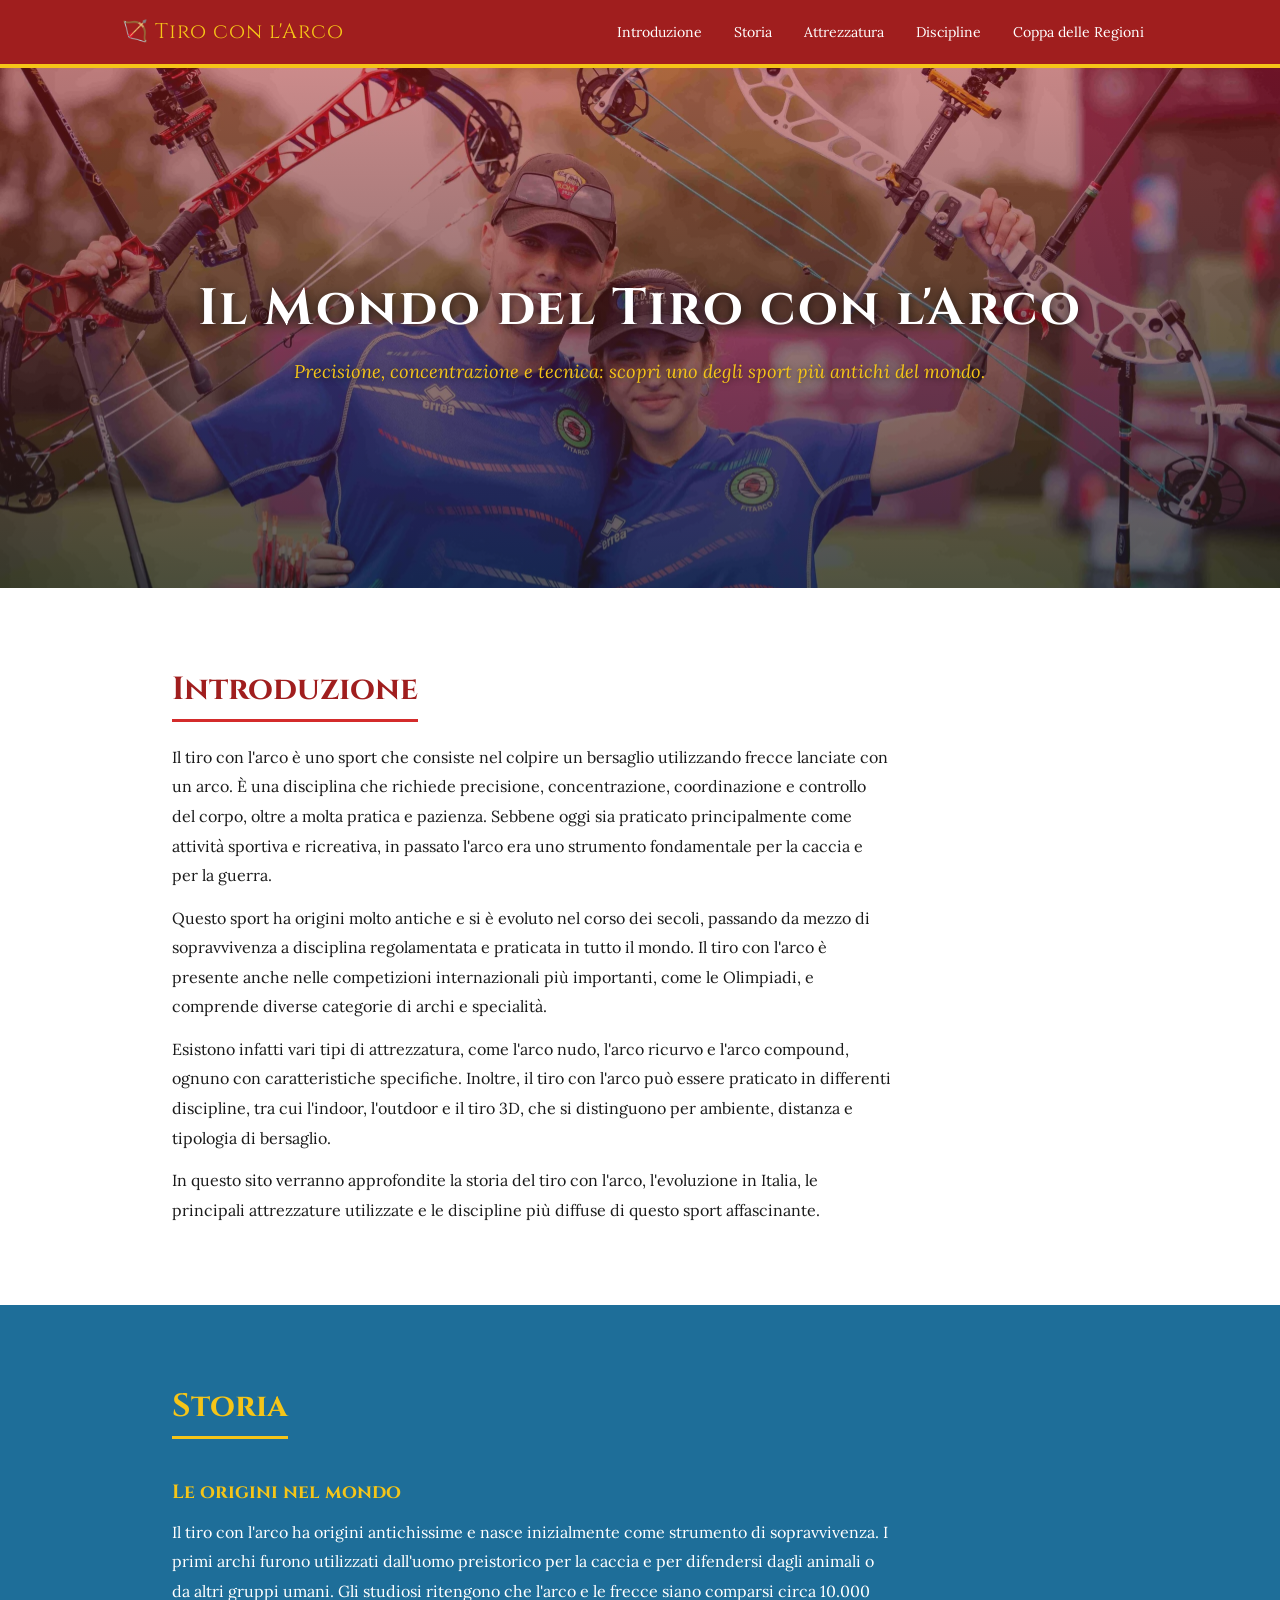
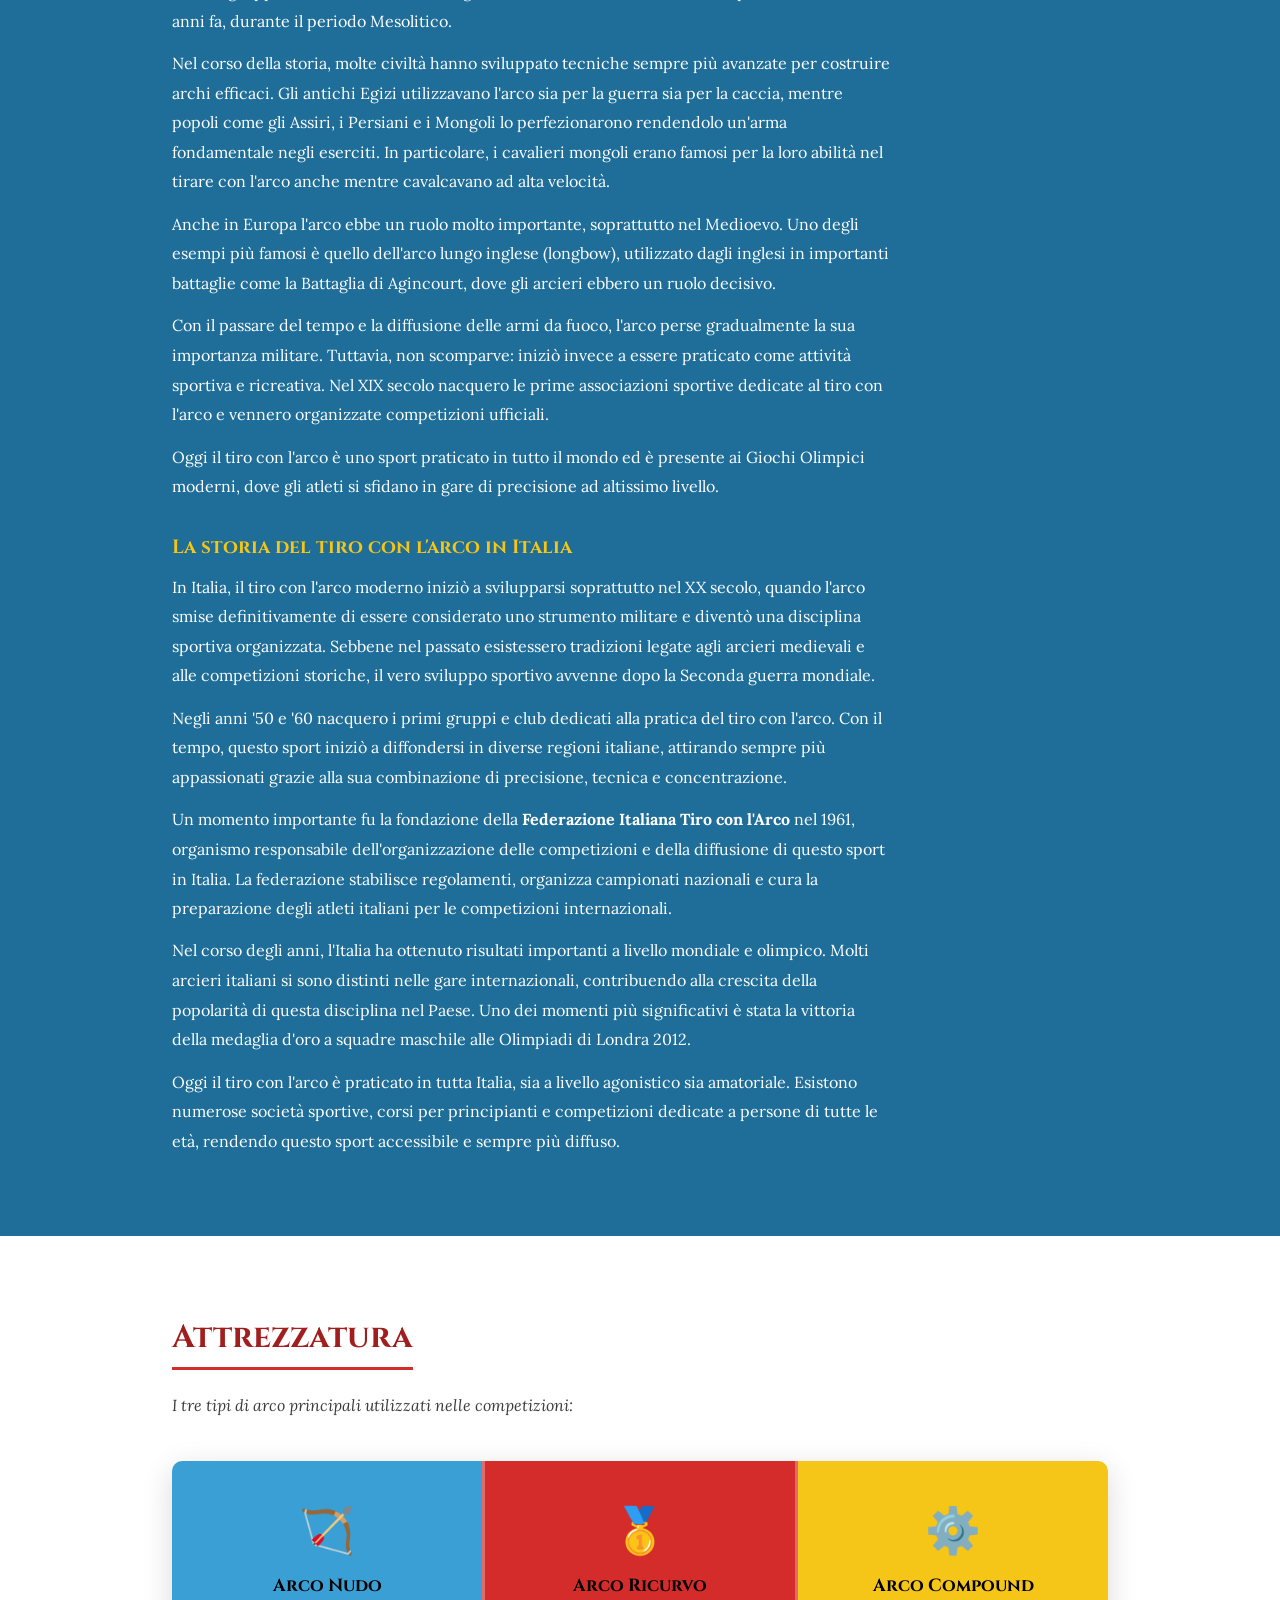
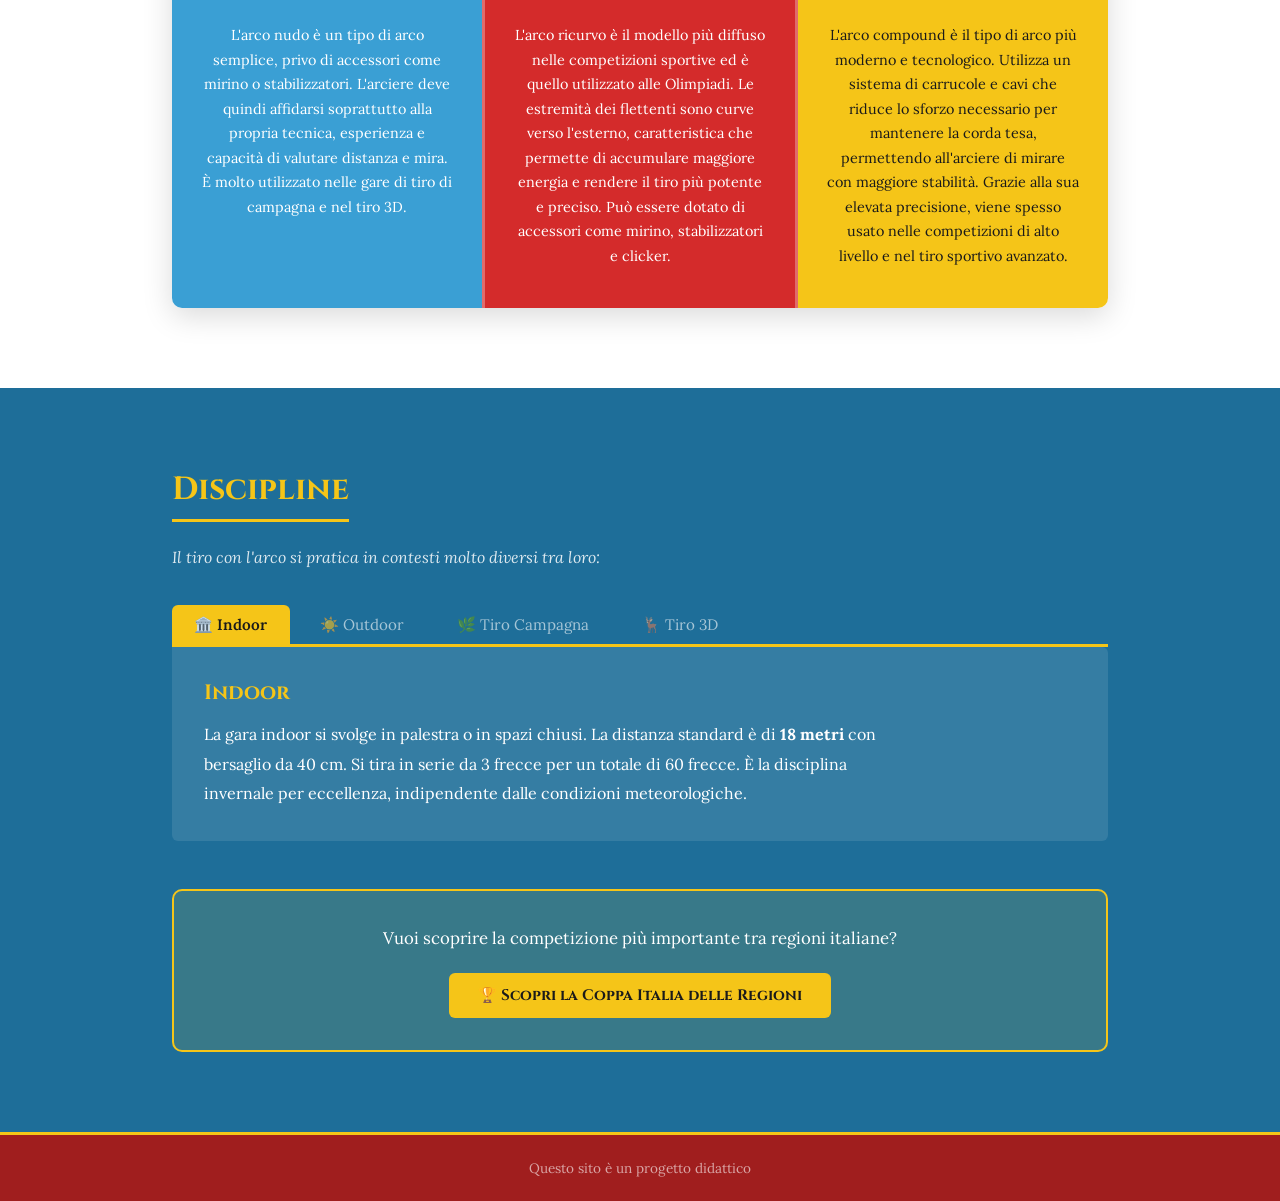
<file: index.html>
<!DOCTYPE html>
<html lang="it">

<head>
    <meta charset="UTF-8">
    <meta name="viewport" content="width=device-width, initial-scale=1.0">
    <title>Tiro con l'Arco</title>
    <link rel="stylesheet" href="style.css">
    <link rel="icon" href="data:image/svg+xml,<svg xmlns='http://www.w3.org/2000/svg' viewBox='0 0 100 100'><text y='.9em' font-size='90'>🏹</text></svg>">
    <link href="https://fonts.googleapis.com/css2?family=Cinzel:wght@700;900&family=Lora:ital,wght@0,400;0,600;1,400&display=swap" rel="stylesheet">
</head>

<body>

    <header>
        <div class="header-inner">
            <div class="logo">🏹 Tiro con l'Arco</div>
            <nav>
                <ul>
                    <li><a href="#intro">Introduzione</a></li>
                    <li><a href="#storia">Storia</a></li>
                    <li><a href="#attrezzatura">Attrezzatura</a></li>
                    <li><a href="#discipline">Discipline</a></li>
                    <li><a href="coppa-italia-regioni.html">Coppa delle Regioni</a></li>
                </ul>
            </nav>
        </div>
    </header>

    <main>

        <!-- HERO con immagine di sfondo -->
        <section id="hero">
            <div class="hero-overlay">
                <h1>Il Mondo del Tiro con l'Arco</h1>
                <p>Precisione, concentrazione e tecnica: scopri uno degli sport più antichi del mondo.</p>
            </div>
        </section>

        <!-- INTRODUZIONE -->
        <section id="intro" class="sezione-chiara">
            <div class="contenuto">
                <h2>Introduzione</h2>
                <p>
                    Il tiro con l'arco è uno sport che consiste nel colpire un bersaglio utilizzando frecce lanciate con un arco. È una disciplina che richiede precisione, concentrazione, coordinazione e controllo del corpo, oltre a molta pratica e pazienza. Sebbene oggi sia praticato principalmente come attività sportiva e ricreativa, in passato l'arco era uno strumento fondamentale per la caccia e per la guerra.
                </p>
                <p>
                    Questo sport ha origini molto antiche e si è evoluto nel corso dei secoli, passando da mezzo di sopravvivenza a disciplina regolamentata e praticata in tutto il mondo. Il tiro con l'arco è presente anche nelle competizioni internazionali più importanti, come le Olimpiadi, e comprende diverse categorie di archi e specialità.
                </p>
                <p>
                    Esistono infatti vari tipi di attrezzatura, come l'arco nudo, l'arco ricurvo e l'arco compound, ognuno con caratteristiche specifiche. Inoltre, il tiro con l'arco può essere praticato in differenti discipline, tra cui l'indoor, l'outdoor e il tiro 3D, che si distinguono per ambiente, distanza e tipologia di bersaglio.
                </p>
                <p>
                    In questo sito verranno approfondite la storia del tiro con l'arco, l'evoluzione in Italia, le principali attrezzature utilizzate e le discipline più diffuse di questo sport affascinante.
                </p>
            </div>
        </section>

        <!-- STORIA -->
        <section id="storia" class="sezione-scura">
            <div class="contenuto">
                <h2>Storia</h2>

                <h3>Le origini nel mondo</h3>
                <p>
                    Il tiro con l'arco ha origini antichissime e nasce inizialmente come strumento di sopravvivenza. I primi archi furono utilizzati dall'uomo preistorico per la caccia e per difendersi dagli animali o da altri gruppi umani. Gli studiosi ritengono che l'arco e le frecce siano comparsi circa 10.000 anni fa, durante il periodo Mesolitico.
                </p>
                <p>
                    Nel corso della storia, molte civiltà hanno sviluppato tecniche sempre più avanzate per costruire archi efficaci. Gli antichi Egizi utilizzavano l'arco sia per la guerra sia per la caccia, mentre popoli come gli Assiri, i Persiani e i Mongoli lo perfezionarono rendendolo un'arma fondamentale negli eserciti. In particolare, i cavalieri mongoli erano famosi per la loro abilità nel tirare con l'arco anche mentre cavalcavano ad alta velocità.
                </p>
                <p>
                    Anche in Europa l'arco ebbe un ruolo molto importante, soprattutto nel Medioevo. Uno degli esempi più famosi è quello dell'arco lungo inglese (longbow), utilizzato dagli inglesi in importanti battaglie come la Battaglia di Agincourt, dove gli arcieri ebbero un ruolo decisivo.
                </p>
                <p>
                    Con il passare del tempo e la diffusione delle armi da fuoco, l'arco perse gradualmente la sua importanza militare. Tuttavia, non scomparve: iniziò invece a essere praticato come attività sportiva e ricreativa. Nel XIX secolo nacquero le prime associazioni sportive dedicate al tiro con l'arco e vennero organizzate competizioni ufficiali.
                </p>
                <p>
                    Oggi il tiro con l'arco è uno sport praticato in tutto il mondo ed è presente ai Giochi Olimpici moderni, dove gli atleti si sfidano in gare di precisione ad altissimo livello.
                </p>

                <h3>La storia del tiro con l'arco in Italia</h3>
                <p>
                    In Italia, il tiro con l'arco moderno iniziò a svilupparsi soprattutto nel XX secolo, quando l'arco smise definitivamente di essere considerato uno strumento militare e diventò una disciplina sportiva organizzata. Sebbene nel passato esistessero tradizioni legate agli arcieri medievali e alle competizioni storiche, il vero sviluppo sportivo avvenne dopo la Seconda guerra mondiale.
                </p>
                <p>
                    Negli anni '50 e '60 nacquero i primi gruppi e club dedicati alla pratica del tiro con l'arco. Con il tempo, questo sport iniziò a diffondersi in diverse regioni italiane, attirando sempre più appassionati grazie alla sua combinazione di precisione, tecnica e concentrazione.
                </p>
                <p>
                    Un momento importante fu la fondazione della <strong>Federazione Italiana Tiro con l'Arco</strong> nel 1961, organismo responsabile dell'organizzazione delle competizioni e della diffusione di questo sport in Italia. La federazione stabilisce regolamenti, organizza campionati nazionali e cura la preparazione degli atleti italiani per le competizioni internazionali.
                </p>
                <p>
                    Nel corso degli anni, l'Italia ha ottenuto risultati importanti a livello mondiale e olimpico. Molti arcieri italiani si sono distinti nelle gare internazionali, contribuendo alla crescita della popolarità di questa disciplina nel Paese. Uno dei momenti più significativi è stata la vittoria della medaglia d'oro a squadre maschile alle Olimpiadi di Londra 2012.
                </p>
                <p>
                    Oggi il tiro con l'arco è praticato in tutta Italia, sia a livello agonistico sia amatoriale. Esistono numerose società sportive, corsi per principianti e competizioni dedicate a persone di tutte le età, rendendo questo sport accessibile e sempre più diffuso.
                </p>
            </div>
        </section>

        <!-- ATTREZZATURA — bandiera a tre colonne -->
        <section id="attrezzatura" class="sezione-chiara">
            <div class="contenuto">
                <h2>Attrezzatura</h2>
                <p class="intro-sezione">I tre tipi di arco principali utilizzati nelle competizioni:</p>

                <div class="bandiera-tre">

                    <div class="banda banda-sinistra">
                        <div class="banda-icona">🏹</div>
                        <h3 style="color: black;">Arco Nudo</h3>
                        <p>
                            L'arco nudo è un tipo di arco semplice, privo di accessori come mirino o stabilizzatori. L'arciere deve quindi affidarsi soprattutto alla propria tecnica, esperienza e capacità di valutare distanza e mira. È molto utilizzato nelle gare di tiro di campagna e nel tiro 3D.
                        </p>
                    </div>

                    <div class="banda banda-centrale">
                        <div class="banda-icona">🥇</div>
                        <h3 style="color: black;">Arco Ricurvo</h3>
                        <p>
                            L'arco ricurvo è il modello più diffuso nelle competizioni sportive ed è quello utilizzato alle Olimpiadi. Le estremità dei flettenti sono curve verso l'esterno, caratteristica che permette di accumulare maggiore energia e rendere il tiro più potente e preciso. Può essere dotato di accessori come mirino, stabilizzatori e clicker.
                        </p>
                    </div>

                    <div class="banda banda-destra">
                        <div class="banda-icona">⚙️</div>
                        <h3 style="color: black;">Arco Compound</h3>
                        <p>
                            L'arco compound è il tipo di arco più moderno e tecnologico. Utilizza un sistema di carrucole e cavi che riduce lo sforzo necessario per mantenere la corda tesa, permettendo all'arciere di mirare con maggiore stabilità. Grazie alla sua elevata precisione, viene spesso usato nelle competizioni di alto livello e nel tiro sportivo avanzato.
                        </p>
                    </div>

                </div>
            </div>
        </section>

        <!-- DISCIPLINE — tab orizzontali + link Coppa -->
        <section id="discipline" class="sezione-scura">
            <div class="contenuto">
                <h2>Discipline</h2>
                <p class="intro-sezione">Il tiro con l'arco si pratica in contesti molto diversi tra loro:</p>

                <!-- Bottoni tab: ora sono 4 -->
                <div class="tab-bar">
                    <button class="tab-btn attivo" onclick="mostraTab('indoor', this)">🏛️ Indoor</button>
                    <button class="tab-btn" onclick="mostraTab('outdoor', this)">☀️ Outdoor</button>
                    <button class="tab-btn" onclick="mostraTab('campagna', this)">🌿 Tiro Campagna</button>
                    <button class="tab-btn" onclick="mostraTab('tiro3d', this)">🦌 Tiro 3D</button>
                </div>

                <!-- Contenuto tab -->
                <div class="tab-contenuto">

                    <div id="tab-indoor" class="tab-pannello attivo">
                        <h3>Indoor</h3>
                        <p>
                            La gara indoor si svolge in palestra o in spazi chiusi. La distanza standard è di
                            <strong>18 metri</strong> con bersaglio da 40 cm. Si tira in serie da 3 frecce
                            per un totale di 60 frecce. È la disciplina invernale per eccellenza, indipendente
                            dalle condizioni meteorologiche.
                        </p>
                    </div>

                    <div id="tab-outdoor" class="tab-pannello">
                        <h3>Outdoor</h3>
                        <p>
                            Le gare outdoor si svolgono all'aperto su un campo pianeggiante, con bersagli piatti
                            circolari posizionati a distanze fisse. Per gli archi ricurvi le distanze vanno dai
                            <strong>30 ai 70 metri</strong>, mentre per il compound si arriva fino a 50 metri.
                            Si tira in serie da 3 o 6 frecce ed è la disciplina estiva principale, quella
                            che porta alle qualificazioni olimpiche.
                        </p>
                    </div>

                    <div id="tab-campagna" class="tab-pannello">
                        <h3>Tiro Campagna</h3>
                        <p>
                            Il tiro campagna si pratica in percorsi naturali, generalmente in boschi o zone
                            collinari, dove i bersagli piatti sono posizionati a distanze variabili e
                            <strong>non sempre note</strong> all'arciere in anticipo. Ogni postazione ha
                            caratteristiche diverse per pendenza, luce e terreno. Richiede grande adattabilità,
                            capacità di stimare le distanze e tecnica solida in condizioni non standardizzate.
                        </p>
                    </div>

                    <div id="tab-tiro3d" class="tab-pannello">
                        <h3>Tiro 3D</h3>
                        <p>
                            I bersagli sono sagome tridimensionali di animali in gomma (cervi, cinghiali, orsi…)
                            posizionate lungo un percorso nel bosco. L'arciere deve stimare la distanza e colpire
                            la zona vitale della sagoma. Disciplina spettacolare e amata dagli appassionati di natura.
                        </p>
                    </div>

                </div>

                <!-- Collegamento Coppa Italia delle Regioni -->
                <div class="coppa-link-box">
                    <p>Vuoi scoprire la competizione più importante tra regioni italiane?</p>
                    <a href="coppa-italia-regioni.html" class="coppa-btn">🏆 Scopri la Coppa Italia delle Regioni</a>
                </div>

            </div>
        </section>

    </main>

    <footer>
        <p>Questo sito è un progetto didattico</p>
    </footer>

    <script src="script.js"></script>

</body>

</html>
</file>
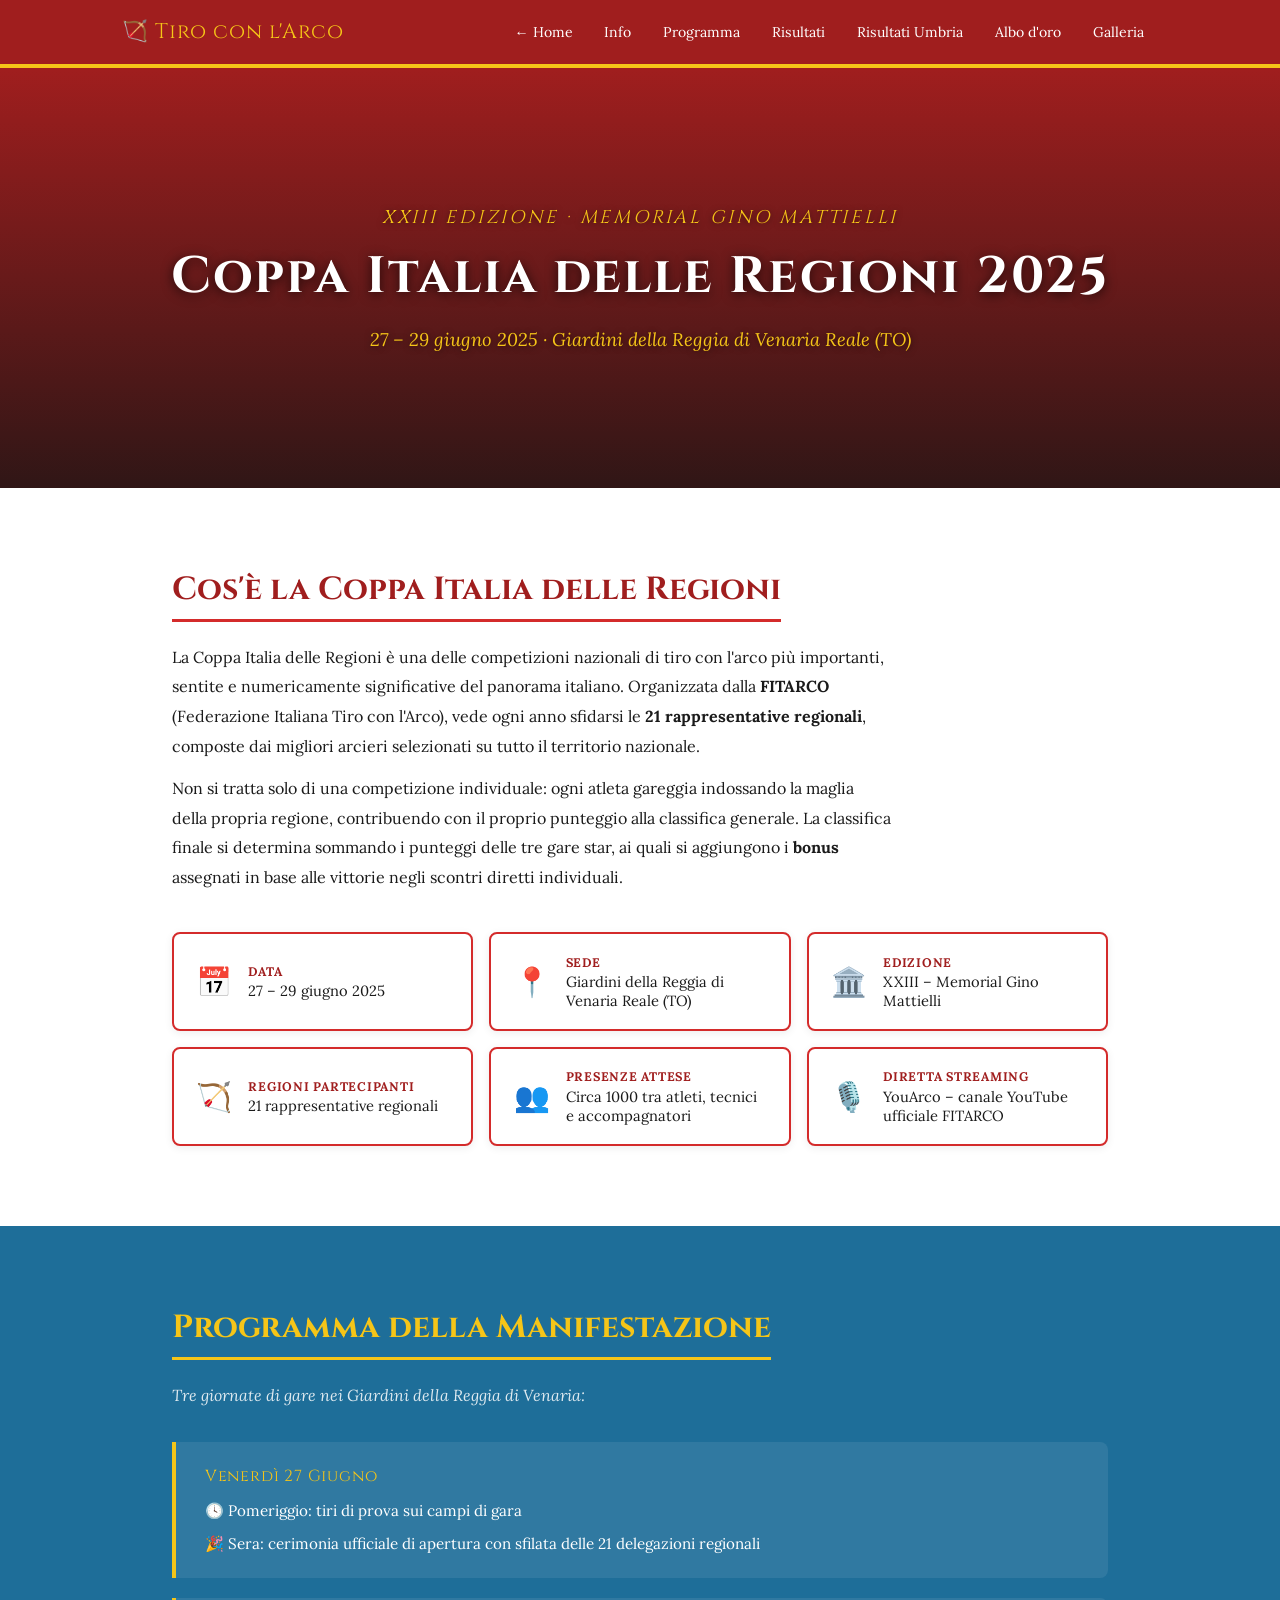
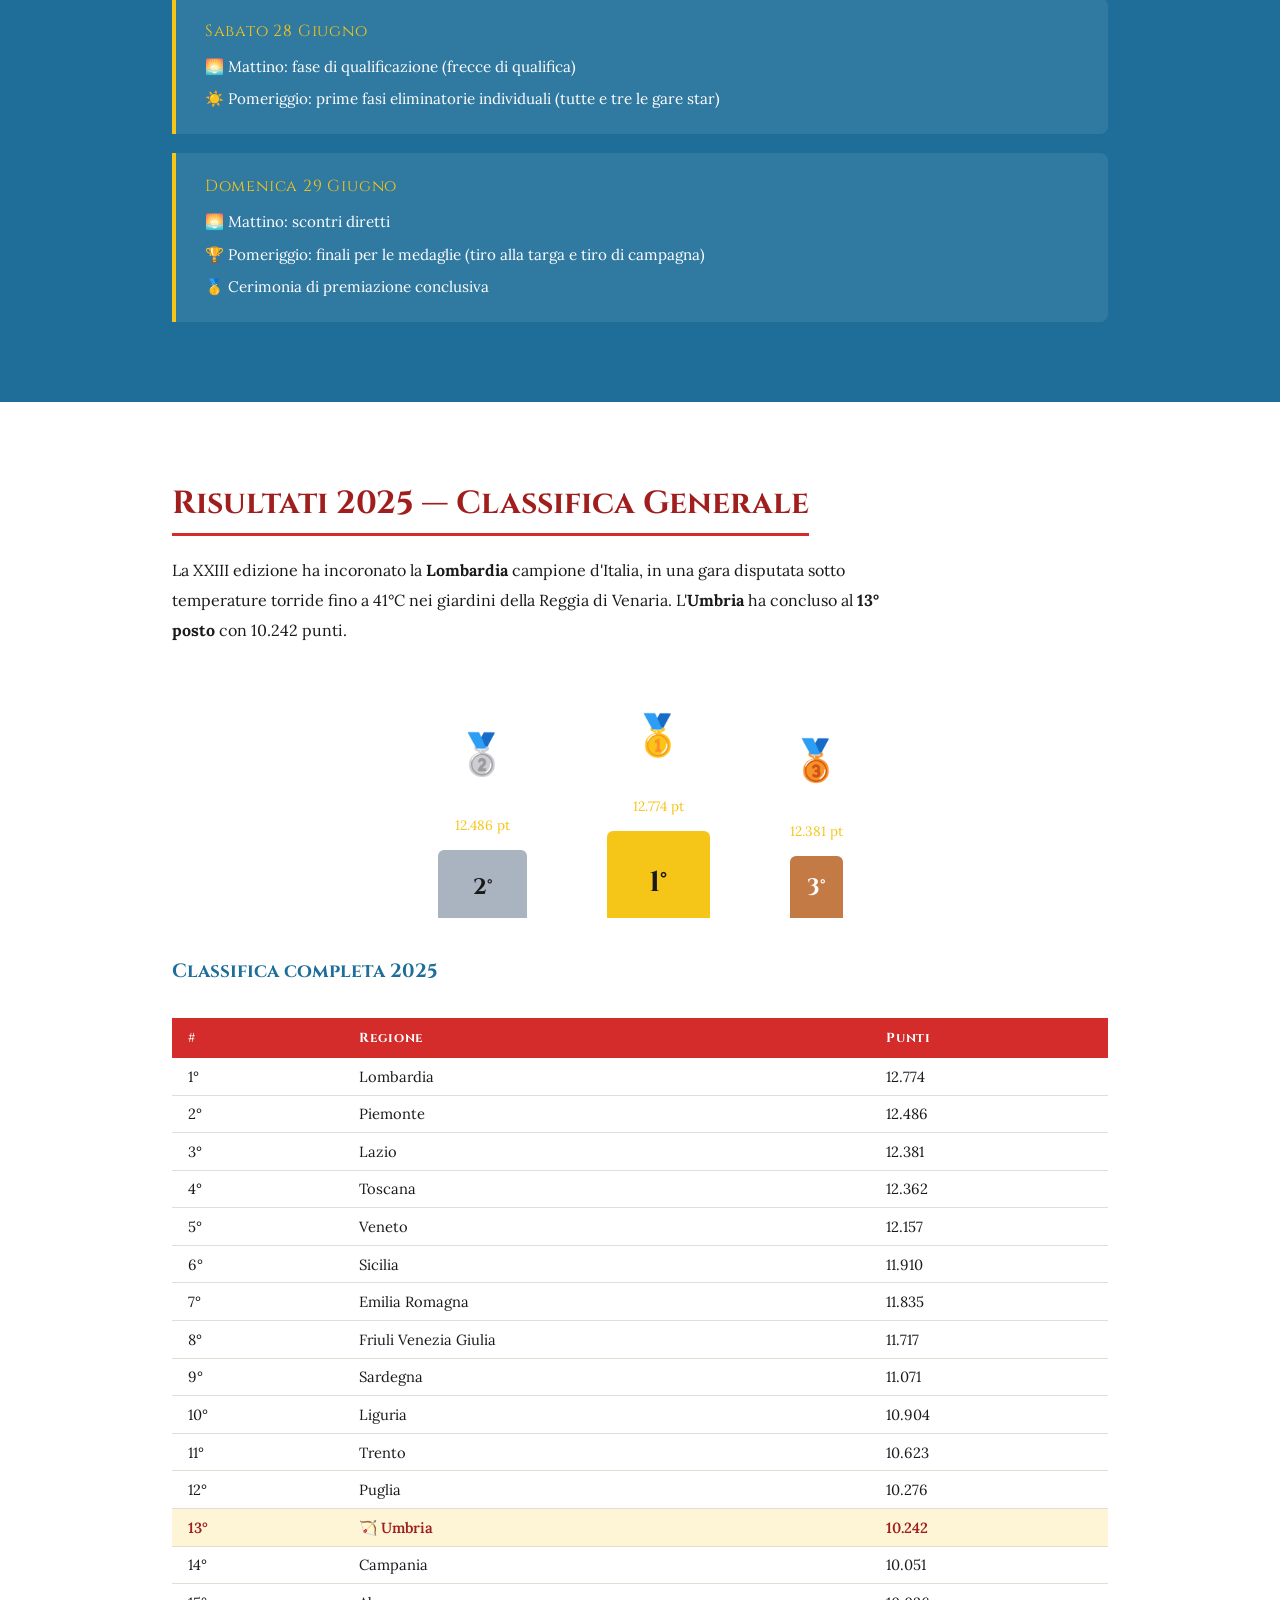
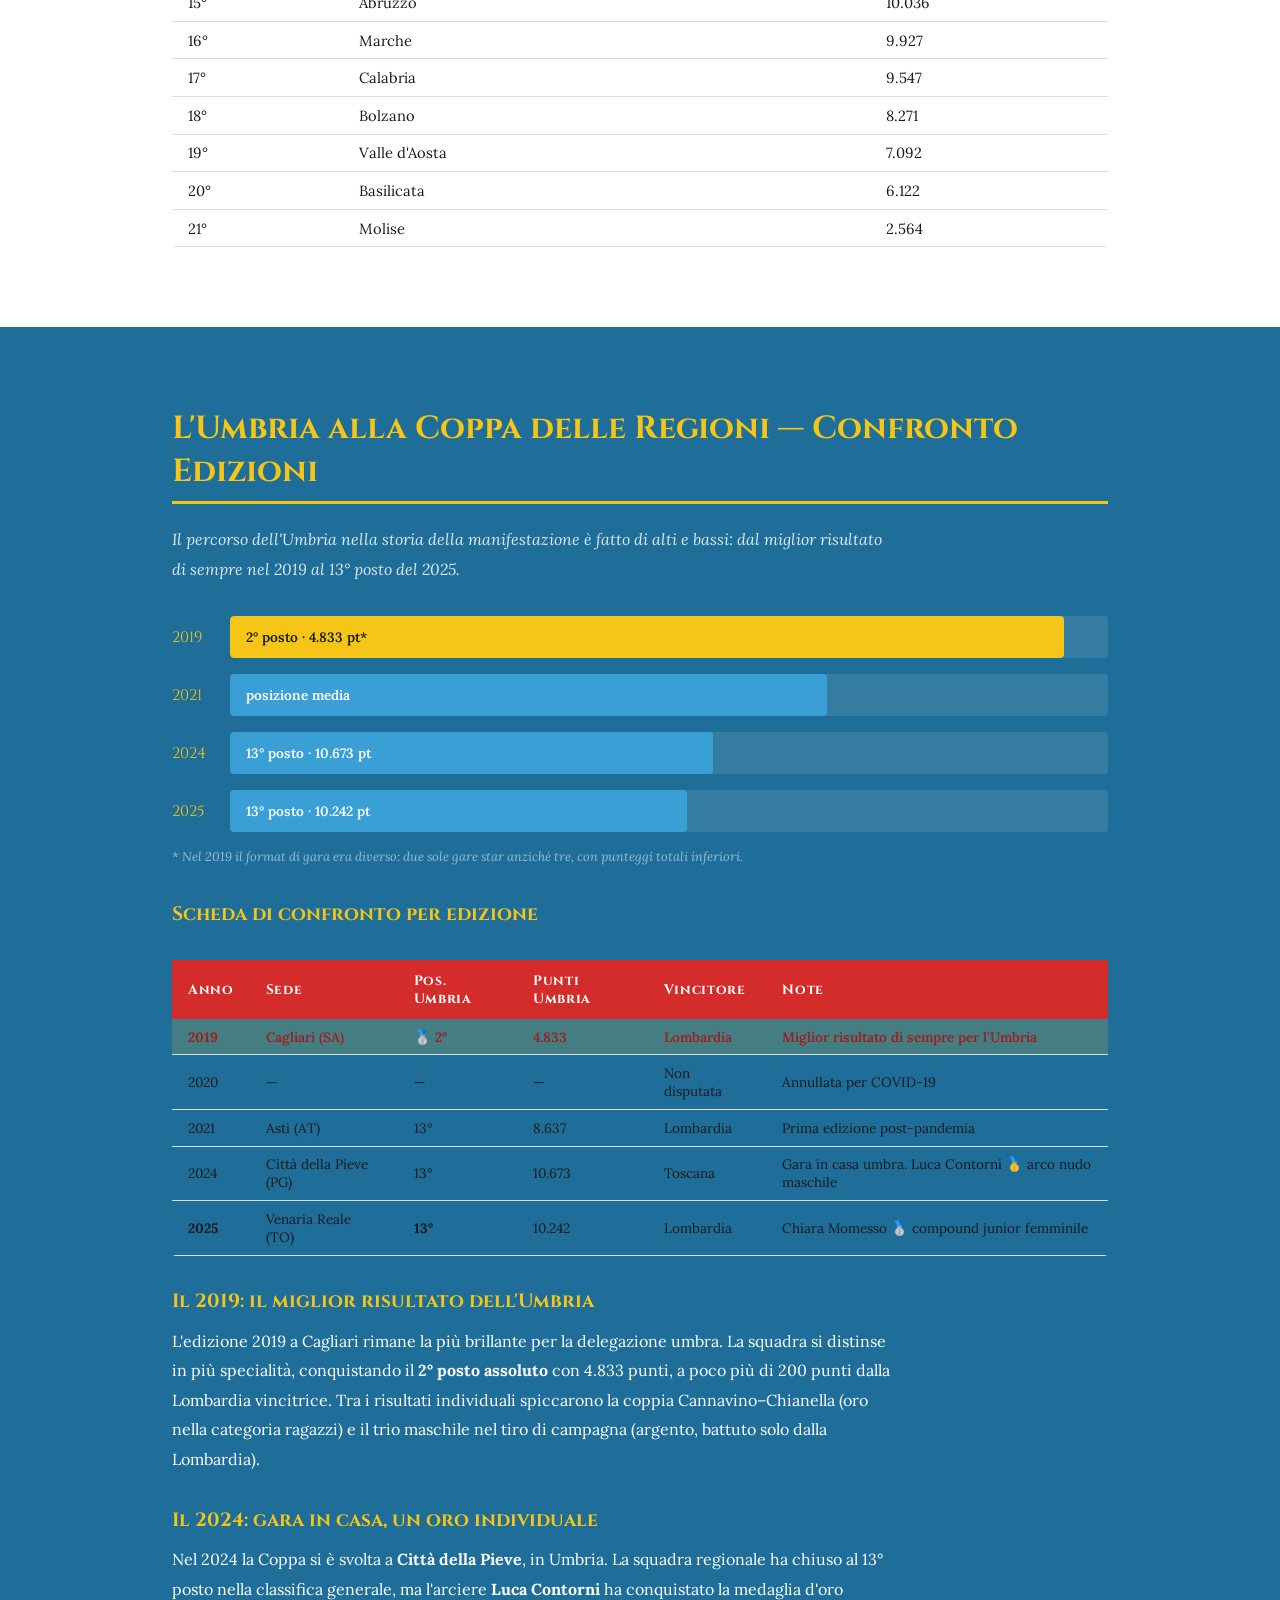
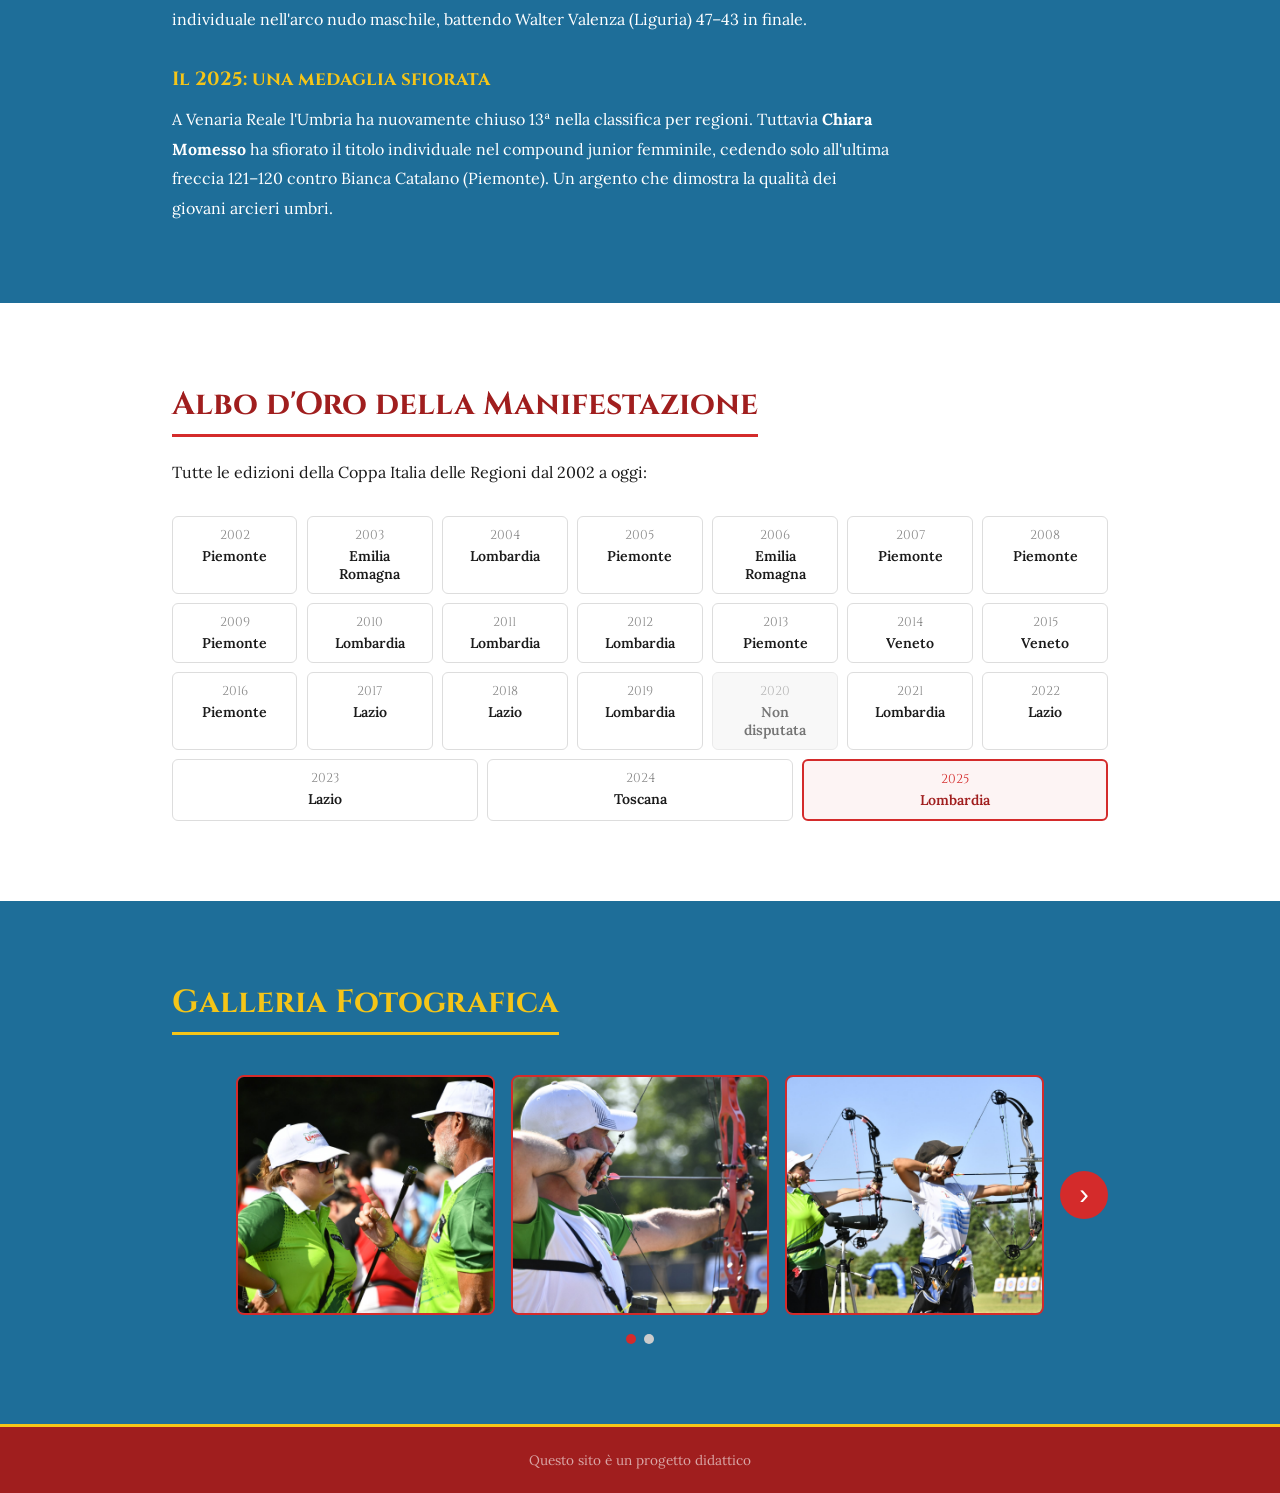
<file: coppa-italia-regioni.html>
<!DOCTYPE html>
<html lang="it">

<head>
    <meta charset="UTF-8">
    <meta name="viewport" content="width=device-width, initial-scale=1.0">
    <title>Coppa Italia delle Regioni 2025 – Tiro con l'Arco</title>
    <link rel="stylesheet" href="style.css">
    <link rel="stylesheet" href="coppa.css">
    <link rel="icon" href="data:image/svg+xml,<svg xmlns='http://www.w3.org/2000/svg' viewBox='0 0 100 100'><text y='.9em' font-size='90'>🏹</text></svg>">
    <link href="https://fonts.googleapis.com/css2?family=Cinzel:wght@700;900&family=Lora:ital,wght@0,400;0,600;1,400&display=swap" rel="stylesheet">
</head>

<body>

    <header>
        <div class="header-inner">
            <div class="logo">🏹 Tiro con l'Arco</div>
            <nav>
                <ul>
                    <li><a href="index.html">← Home</a></li>
                    <li><a href="coppa-italia-regioni.html#coppa">Info</a></li>
                    <li><a href="coppa-italia-regioni.html#programma">Programma</a></li>
                    <li><a href="coppa-italia-regioni.html#risultati">Risultati</a></li>
                    <li><a href="coppa-italia-regioni.html#umbria">Risultati Umbria</a></li>
                    <li><a href="coppa-italia-regioni.html#albo">Albo d'oro</a></li>
                    <li><a href="coppa-italia-regioni.html#galleria">Galleria</a></li>
                </ul>
            </nav>
        </div>
    </header>

    <main>

        <!-- HERO COPPA -->
        <section id="hero-coppa">
            <div class="hero-overlay">
                <p class="hero-edizione">XXIII Edizione · Memorial Gino Mattielli</p>
                <h1>Coppa Italia delle Regioni 2025</h1>
                <p>27 – 29 giugno 2025 · Giardini della Reggia di Venaria Reale (TO)</p>
            </div>
        </section>

        <!-- COS'È LA COPPA -->
        <section id="coppa" class="sezione-chiara">
            <div class="contenuto">
                <h2>Cos'è la Coppa Italia delle Regioni</h2>
                <p>
                    La Coppa Italia delle Regioni è una delle competizioni nazionali di tiro con l'arco più importanti,
                    sentite e numericamente significative del panorama italiano. Organizzata dalla
                    <strong>FITARCO</strong> (Federazione Italiana Tiro con l'Arco), vede ogni anno sfidarsi le
                    <strong>21 rappresentative regionali</strong>, composte dai migliori arcieri selezionati su tutto
                    il territorio nazionale.
                </p>
                <p>
                    Non si tratta solo di una competizione individuale: ogni atleta gareggia indossando la maglia
                    della propria regione, contribuendo con il proprio punteggio alla classifica generale. La classifica
                    finale si determina sommando i punteggi delle tre gare star, ai quali si aggiungono i
                    <strong>bonus</strong> assegnati in base alle vittorie negli scontri diretti individuali.
                </p>

                <!-- Scheda info -->
                <div class="info-grid">
                    <div class="info-card">
                        <div class="info-icona">📅</div>
                        <div class="info-testo">
                            <strong>Data</strong>
                            <span>27 – 29 giugno 2025</span>
                        </div>
                    </div>
                    <div class="info-card">
                        <div class="info-icona">📍</div>
                        <div class="info-testo">
                            <strong>Sede</strong>
                            <span>Giardini della Reggia di Venaria Reale (TO)</span>
                        </div>
                    </div>
                    <div class="info-card">
                        <div class="info-icona">🏛️</div>
                        <div class="info-testo">
                            <strong>Edizione</strong>
                            <span>XXIII – Memorial Gino Mattielli</span>
                        </div>
                    </div>
                    <div class="info-card">
                        <div class="info-icona">🏹</div>
                        <div class="info-testo">
                            <strong>Regioni partecipanti</strong>
                            <span>21 rappresentative regionali</span>
                        </div>
                    </div>
                    <div class="info-card">
                        <div class="info-icona">👥</div>
                        <div class="info-testo">
                            <strong>Presenze attese</strong>
                            <span>Circa 1000 tra atleti, tecnici e accompagnatori</span>
                        </div>
                    </div>
                    <div class="info-card">
                        <div class="info-icona">🎙️</div>
                        <div class="info-testo">
                            <strong>Diretta streaming</strong>
                            <span>YouArco – canale YouTube ufficiale FITARCO</span>
                        </div>
                    </div>
                </div>
            </div>
        </section>

        <!-- PROGRAMMA -->
        <section id="programma" class="sezione-scura">
            <div class="contenuto">
                <h2>Programma della Manifestazione</h2>
                <p class="intro-sezione">Tre giornate di gare nei Giardini della Reggia di Venaria:</p>

                <div class="programma">
                    <div class="giorno">
                        <div class="giorno-header">
                            <span class="giorno-data">Venerdì 27 Giugno</span>
                        </div>
                        <ul class="giorno-eventi">
                            <li>🕓 Pomeriggio: tiri di prova sui campi di gara</li>
                            <li>🎉 Sera: cerimonia ufficiale di apertura con sfilata delle 21 delegazioni regionali</li>
                        </ul>
                    </div>
                    <div class="giorno">
                        <div class="giorno-header">
                            <span class="giorno-data">Sabato 28 Giugno</span>
                        </div>
                        <ul class="giorno-eventi">
                            <li>🌅 Mattino: fase di qualificazione (frecce di qualifica)</li>
                            <li>☀️ Pomeriggio: prime fasi eliminatorie individuali (tutte e tre le gare star)</li>
                        </ul>
                    </div>
                    <div class="giorno">
                        <div class="giorno-header">
                            <span class="giorno-data">Domenica 29 Giugno</span>
                        </div>
                        <ul class="giorno-eventi">
                            <li>🌅 Mattino: scontri diretti</li>
                            <li>🏆 Pomeriggio: finali per le medaglie (tiro alla targa e tiro di campagna)</li>
                            <li>🥇 Cerimonia di premiazione conclusiva</li>
                        </ul>
                    </div>
                </div>
            </div>
        </section>

        <!-- RISULTATI 2025 — CLASSIFICA GENERALE -->
        <section id="risultati" class="sezione-chiara">
            <div class="contenuto">
                <h2>Risultati 2025 — Classifica Generale</h2>
                <p>
                    La XXIII edizione ha incoronato la <strong>Lombardia</strong> campione d'Italia, in una gara
                    disputata sotto temperature torride fino a 41°C nei giardini della Reggia di Venaria.
                    L'<strong>Umbria</strong> ha concluso al <strong>13° posto</strong> con 10.242 punti.
                </p>

                <div class="podio">
                    <div class="podio-posto secondo">
                        <div class="podio-icona">🥈</div>
                        <div class="podio-regione">Piemonte</div>
                        <div class="podio-punti">12.486 pt</div>
                        <div class="podio-gradino">2°</div>
                    </div>
                    <div class="podio-posto primo">
                        <div class="podio-icona">🥇</div>
                        <div class="podio-regione">Lombardia</div>
                        <div class="podio-punti">12.774 pt</div>
                        <div class="podio-gradino">1°</div>
                    </div>
                    <div class="podio-posto terzo">
                        <div class="podio-icona">🥉</div>
                        <div class="podio-regione">Lazio</div>
                        <div class="podio-punti">12.381 pt</div>
                        <div class="podio-gradino">3°</div>
                    </div>
                </div>

                <!-- Classifica completa top 15 + Umbria evidenziata -->
                <h3>Classifica completa 2025</h3>
                <div class="table-scroll">
                <table class="classifica-table">
                    <thead>
                        <tr>
                            <th>#</th>
                            <th>Regione</th>
                            <th>Punti</th>
                        </tr>
                    </thead>
                    <tbody>
                        <tr><td>1°</td><td>Lombardia</td><td>12.774</td></tr>
                        <tr><td>2°</td><td>Piemonte</td><td>12.486</td></tr>
                        <tr><td>3°</td><td>Lazio</td><td>12.381</td></tr>
                        <tr><td>4°</td><td>Toscana</td><td>12.362</td></tr>
                        <tr><td>5°</td><td>Veneto</td><td>12.157</td></tr>
                        <tr><td>6°</td><td>Sicilia</td><td>11.910</td></tr>
                        <tr><td>7°</td><td>Emilia Romagna</td><td>11.835</td></tr>
                        <tr><td>8°</td><td>Friuli Venezia Giulia</td><td>11.717</td></tr>
                        <tr><td>9°</td><td>Sardegna</td><td>11.071</td></tr>
                        <tr><td>10°</td><td>Liguria</td><td>10.904</td></tr>
                        <tr><td>11°</td><td>Trento</td><td>10.623</td></tr>
                        <tr><td>12°</td><td>Puglia</td><td>10.276</td></tr>
                        <tr class="riga-umbria"><td>13°</td><td>🏹 Umbria</td><td>10.242</td></tr>
                        <tr><td>14°</td><td>Campania</td><td>10.051</td></tr>
                        <tr><td>15°</td><td>Abruzzo</td><td>10.036</td></tr>
                        <tr><td>16°</td><td>Marche</td><td>9.927</td></tr>
                        <tr><td>17°</td><td>Calabria</td><td>9.547</td></tr>
                        <tr><td>18°</td><td>Bolzano</td><td>8.271</td></tr>
                        <tr><td>19°</td><td>Valle d'Aosta</td><td>7.092</td></tr>
                        <tr><td>20°</td><td>Basilicata</td><td>6.122</td></tr>
                        <tr><td>21°</td><td>Molise</td><td>2.564</td></tr>
                    </tbody>
                </table>
                </div>

            </div>
        </section>

        <!-- L'UMBRIA ALLA COPPA — CONFRONTO EDIZIONI -->
        <section id="umbria" class="sezione-scura">
            <div class="contenuto">
                <h2>L'Umbria alla Coppa delle Regioni — Confronto Edizioni</h2>
                <p class="intro-sezione">
                    Il percorso dell'Umbria nella storia della manifestazione è fatto di alti e bassi:
                    dal miglior risultato di sempre nel 2019 al 13° posto del 2025.
                </p>

                <!-- Grafico a barre visuale -->
                <div class="confronto-barre">

                    <div class="barra-row">
                        <span class="barra-anno">2019</span>
                        <div class="barra-contenitore">
                            <div class="barra-fill barra-top" style="width: 95%;">
                                <span class="barra-label">2° posto · 4.833 pt*</span>
                            </div>
                        </div>
                    </div>

                    <div class="barra-row">
                        <span class="barra-anno">2021</span>
                        <div class="barra-contenitore">
                            <div class="barra-fill barra-media" style="width: 68%;">
                                <span class="barra-label">posizione media</span>
                            </div>
                        </div>
                    </div>

                    <div class="barra-row">
                        <span class="barra-anno">2024</span>
                        <div class="barra-contenitore">
                            <div class="barra-fill barra-media" style="width: 55%;">
                                <span class="barra-label">13° posto · 10.673 pt</span>
                            </div>
                        </div>
                    </div>

                    <div class="barra-row">
                        <span class="barra-anno">2025</span>
                        <div class="barra-contenitore">
                            <div class="barra-fill barra-media" style="width: 52%;">
                                <span class="barra-label">13° posto · 10.242 pt</span>
                            </div>
                        </div>
                    </div>

                </div>
                <p class="nota-barre">* Nel 2019 il format di gara era diverso: due sole gare star anziché tre, con punteggi totali inferiori.</p>

                <!-- Tabella confronto -->
                <h3>Scheda di confronto per edizione</h3>
                <div class="table-scroll">
                <table class="classifica-table confronto-table">
                    <thead>
                        <tr>
                            <th>Anno</th>
                            <th>Sede</th>
                            <th>Pos. Umbria</th>
                            <th>Punti Umbria</th>
                            <th>Vincitore</th>
                            <th>Note</th>
                        </tr>
                    </thead>
                    <tbody>
                        <tr class="riga-umbria">
                            <td><strong>2019</strong></td>
                            <td>Cagliari (SA)</td>
                            <td><strong>🥈 2°</strong></td>
                            <td>4.833</td>
                            <td>Lombardia</td>
                            <td>Miglior risultato di sempre per l'Umbria</td>
                        </tr>
                        <tr>
                            <td>2020</td>
                            <td>—</td>
                            <td>—</td>
                            <td>—</td>
                            <td>Non disputata</td>
                            <td>Annullata per COVID-19</td>
                        </tr>
                        <tr>
                            <td>2021</td>
                            <td>Asti (AT)</td>
                            <td>13°</td>
                            <td>8.637</td>
                            <td>Lombardia</td>
                            <td>Prima edizione post-pandemia</td>
                        </tr>
                        <tr>
                            <td>2024</td>
                            <td>Città della Pieve (PG)</td>
                            <td>13°</td>
                            <td>10.673</td>
                            <td>Toscana</td>
                            <td>Gara in casa umbra. Luca Contorni 🥇 arco nudo maschile</td>
                        </tr>
                        <tr>
                            <td><strong>2025</strong></td>
                            <td>Venaria Reale (TO)</td>
                            <td><strong>13°</strong></td>
                            <td>10.242</td>
                            <td>Lombardia</td>
                            <td>Chiara Momesso 🥈 compound junior femminile</td>
                        </tr>
                    </tbody>
                </table>
                </div>

                <h3>Il 2019: il miglior risultato dell'Umbria</h3>
                <p>
                    L'edizione 2019 a Cagliari rimane la più brillante per la delegazione umbra. La squadra
                    si distinse in più specialità, conquistando il <strong>2° posto assoluto</strong> con 4.833 punti,
                    a poco più di 200 punti dalla Lombardia vincitrice. Tra i risultati individuali spiccarono
                    la coppia Cannavino–Chianella (oro nella categoria ragazzi) e il trio maschile
                    nel tiro di campagna (argento, battuto solo dalla Lombardia).
                </p>

                <h3>Il 2024: gara in casa, un oro individuale</h3>
                <p>
                    Nel 2024 la Coppa si è svolta a <strong>Città della Pieve</strong>, in Umbria. La squadra
                    regionale ha chiuso al 13° posto nella classifica generale, ma l'arciere
                    <strong>Luca Contorni</strong> ha conquistato la medaglia d'oro individuale nell'arco nudo
                    maschile, battendo Walter Valenza (Liguria) 47–43 in finale.
                </p>

                <h3>Il 2025: una medaglia sfiorata</h3>
                <p>
                    A Venaria Reale l'Umbria ha nuovamente chiuso 13ª nella classifica per regioni.
                    Tuttavia <strong>Chiara Momesso</strong> ha sfiorato il titolo individuale nel compound
                    junior femminile, cedendo solo all'ultima freccia 121–120 contro Bianca Catalano
                    (Piemonte). Un argento che dimostra la qualità dei giovani arcieri umbri.
                </p>
            </div>
        </section>

        <!-- ALBO D'ORO -->
        <section id="albo" class="sezione-chiara">
            <div class="contenuto">
                <h2>Albo d'Oro della Manifestazione</h2>
                <p>Tutte le edizioni della Coppa Italia delle Regioni dal 2002 a oggi:</p>

                <div class="albo-grid">
                    <div class="albo-card"><span class="albo-anno">2002</span><span class="albo-reg">Piemonte</span></div>
                    <div class="albo-card"><span class="albo-anno">2003</span><span class="albo-reg">Emilia Romagna</span></div>
                    <div class="albo-card"><span class="albo-anno">2004</span><span class="albo-reg">Lombardia</span></div>
                    <div class="albo-card"><span class="albo-anno">2005</span><span class="albo-reg">Piemonte</span></div>
                    <div class="albo-card"><span class="albo-anno">2006</span><span class="albo-reg">Emilia Romagna</span></div>
                    <div class="albo-card"><span class="albo-anno">2007</span><span class="albo-reg">Piemonte</span></div>
                    <div class="albo-card"><span class="albo-anno">2008</span><span class="albo-reg">Piemonte</span></div>
                    <div class="albo-card"><span class="albo-anno">2009</span><span class="albo-reg">Piemonte</span></div>
                    <div class="albo-card"><span class="albo-anno">2010</span><span class="albo-reg">Lombardia</span></div>
                    <div class="albo-card"><span class="albo-anno">2011</span><span class="albo-reg">Lombardia</span></div>
                    <div class="albo-card"><span class="albo-anno">2012</span><span class="albo-reg">Lombardia</span></div>
                    <div class="albo-card"><span class="albo-anno">2013</span><span class="albo-reg">Piemonte</span></div>
                    <div class="albo-card"><span class="albo-anno">2014</span><span class="albo-reg">Veneto</span></div>
                    <div class="albo-card"><span class="albo-anno">2015</span><span class="albo-reg">Veneto</span></div>
                    <div class="albo-card"><span class="albo-anno">2016</span><span class="albo-reg">Piemonte</span></div>
                    <div class="albo-card"><span class="albo-anno">2017</span><span class="albo-reg">Lazio</span></div>
                    <div class="albo-card"><span class="albo-anno">2018</span><span class="albo-reg">Lazio</span></div>
                    <div class="albo-card"><span class="albo-anno">2019</span><span class="albo-reg">Lombardia</span></div>
                    <div class="albo-card albo-covid"><span class="albo-anno">2020</span><span class="albo-reg">Non disputata</span></div>
                    <div class="albo-card"><span class="albo-anno">2021</span><span class="albo-reg">Lombardia</span></div>
                    <div class="albo-card"><span class="albo-anno">2022</span><span class="albo-reg">Lazio</span></div>
                    <div class="albo-card"><span class="albo-anno">2023</span><span class="albo-reg">Lazio</span></div>
                    <div class="albo-card"><span class="albo-anno">2024</span><span class="albo-reg">Toscana</span></div>
                    <div class="albo-card albo-highlight"><span class="albo-anno">2025</span><span class="albo-reg">Lombardia</span></div>
                </div>
            </div>
        </section>

        <!-- GALLERIA FOTO -->
        <section id="galleria" class="sezione-scura">
            <div class="contenuto">
                <h2>Galleria Fotografica</h2>
                

                <div class="gallery-wrapper">
                    <button class="gallery-arrow sinistra" onclick="scorriGalleria(-1)">&#8249;</button>
                    <div class="gallery-track" id="galleryTrack">

                        <div class="gallery-slide">
                            <div class="foto-placeholder">
                                <img src="immagini/foto1.jpg">
                            </div>
                        </div>
                        <div class="gallery-slide">
                            <div class="foto-placeholder">
                                <img src="immagini/foto2.jpg">
                            </div>
                        </div>
                        <div class="gallery-slide">
                            <div class="foto-placeholder">
                                <img src="immagini/foto3.jpg">
                            </div>
                        </div>
                        <div class="gallery-slide">
                            <div class="foto-placeholder">
                                <img src="immagini/foto4.jpg">
                            </div>
                        </div>
                        <div class="gallery-slide">
                            <div class="foto-placeholder">
                                <img src="immagini/foto5.jpg">
                            </div>
                        </div>
                        <div class="gallery-slide">
                            <div class="foto-placeholder">
                                <img src="immagini/foto6.jpg">
                            </div>
                        </div>


                    </div>
                    <button class="gallery-arrow destra" onclick="scorriGalleria(1)">&#8250;</button>
                </div>
                <div class="gallery-dots" id="galleryDots"></div>
            </div>
        </section>

    </main>

    <footer>
        <p>Questo sito è un progetto didattico</p>
    </footer>

    <script src="script.js"></script>
    <script src="coppa.js"></script>

</body>
</html>
</file>
<file: style.css>
/* =============================================
   VARIABILI E RESET
   ============================================= */
:root {
    --rosso:         #d42b2b;
    --rosso-scuro:   #a01e1e;
    --celeste:       #3a9fd4;
    --celeste-scuro: #1e6e99;
    --giallo:        #f5c518;
    --giallo-scuro:  #c9a010;
    --bianco:        #ffffff;
    --bianco-sporco: #f7f7f7;
    --testo-scuro:   #1a1a1a;
    --testo-chiaro:  #ffffff;
}

* {
    margin: 0;
    padding: 0;
    box-sizing: border-box;
}

html {
    scroll-behavior: smooth; /*la navigazine così è piu smooth*/
}

body {
    font-family: 'Lora', Georgia, serif;
    color: var(--testo-scuro);
    background-color: var(--bianco-sporco);
}

/* =============================================
   HEADER E NAVIGAZIONE
   ============================================= */
header {
    position: sticky; /* così l'header sta sempre in cima */
    top: 0;
    z-index: 100;
    background-color: var(--rosso-scuro);
    border-bottom: 4px solid var(--giallo);
}

.header-inner {
    max-width: 1100px;
    margin: 0 auto;
    padding: 0 2rem;
    display: flex; /* attiva flexbox */
    align-items: center; /*allinemento verticale centrato*/
    justify-content: space-between; /* fa andare il logo a sinistra, e il nav a destra*/
    height: 64px;
}

.logo {
    font-family: 'Cinzel', serif;
    font-size: 1.3rem;
    color: var(--giallo);
    letter-spacing: 0.05em;
}

nav ul {
    list-style: none;
    display: flex; /* fa satare le voci del menù in riga */
    gap: 0.3rem;
}

nav ul li a {
    display: block;
    padding: 0.4rem 0.85rem;
    color: var(--testo-chiaro);
    text-decoration: none;
    font-family: 'Lora', serif;
    font-size: 0.88rem;
    border-radius: 4px;
    transition: background 0.2s, color 0.2s;
}

nav ul li a:hover {
    background-color: var(--giallo); /* le voci del menù hanno questa animazione */
    color: var(--rosso-scuro);
}

/* =============================================
   HERO
   ============================================= */
#hero {
    height: 520px;
    background-image: url('immagini/tiro.webp');
    background-size: cover;
    background-position: center 30%;
    position: relative;
    display: flex;
    align-items: center;
    justify-content: center;
}

#hero::before {
    content: '';
    position: absolute;
    inset: 0;
    background: linear-gradient(to bottom,
        rgba(160, 30, 30, 0.50) 0%,
        rgba(30, 30, 30, 0.72) 100%);
}

.hero-overlay {
    position: relative;
    z-index: 1;
    text-align: center;
    padding: 2rem;
}

.hero-overlay h1 {
    font-family: 'Cinzel', serif;
    font-size: clamp(2rem, 5vw, 3.2rem);
    color: var(--bianco);
    text-shadow: 0 2px 12px rgba(0,0,0,0.7);
    letter-spacing: 0.04em;
    margin-bottom: 1rem;
}

.hero-overlay p {
    font-size: 1.15rem;
    color: var(--giallo);
    font-style: italic;
    text-shadow: 0 1px 6px rgba(0,0,0,0.6);
}

/* =============================================
   SEZIONI — alternanza chiara / colorata
   ============================================= */
.sezione-chiara {
    background-color: var(--bianco);
    color: var(--testo-scuro);
}

.sezione-scura {
    background-color: var(--celeste-scuro);
    color: var(--testo-chiaro);
}

.contenuto {
    max-width: 1000px;
    margin: 0 auto;
    padding: 5rem 2rem;
}

.contenuto h2 {
    font-family: 'Cinzel', serif;
    font-size: 2rem;
    margin-bottom: 0.5rem;
    padding-bottom: 0.5rem;
    border-bottom: 3px solid var(--rosso);
    display: inline-block;
}

.sezione-chiara .contenuto h2 { color: var(--rosso-scuro); }
.sezione-scura  .contenuto h2 {
    color: var(--giallo);
    border-bottom-color: var(--giallo);
}

.contenuto h3 {
    font-family: 'Cinzel', serif;
    font-size: 1.2rem;
    margin-top: 2rem;
    margin-bottom: 0.6rem;
}

.sezione-chiara .contenuto h3 { color: var(--celeste-scuro); }
.sezione-scura  .contenuto h3 { color: var(--giallo); }

.contenuto p {
    line-height: 1.85;
    margin-top: 0.8rem;
    max-width: 720px;
}

.intro-sezione {
    margin-bottom: 2rem;
    font-style: italic;
    opacity: 0.85;
}

/* =============================================
   BANDIERA A TRE — Attrezzatura
   ============================================= */
.bandiera-tre {
    display: flex;
    gap: 0;
    margin-top: 2.5rem;
    border-radius: 10px;
    overflow: hidden;
    box-shadow: 0 8px 30px rgba(0,0,0,0.15);
    min-height: 340px;
}

.banda {
    flex: 1;
    padding: 2.5rem 1.8rem;
    display: flex;
    flex-direction: column;
    align-items: center;
    text-align: center;
    transition: flex 0.4s ease;
}

.banda:hover {
    flex: 1.4;
}

.banda-sinistra {
    background-color: var(--celeste);
    color: var(--bianco);
}

.banda-centrale {
    background-color: var(--rosso);
    color: var(--bianco);
    border-left: 3px solid rgba(255,255,255,0.3);
    border-right: 3px solid rgba(255,255,255,0.3);
}

.banda-destra {
    background-color: var(--giallo);
    color: var(--testo-scuro);
}

.banda-icona {
    font-size: 2.8rem;
    margin-bottom: 1rem;
}

.banda h3 {
    font-family: 'Cinzel', serif;
    font-size: 1.1rem;
    margin-top: 0;
    margin-bottom: 0.8rem;
    color: inherit;
}

.banda p {
    font-size: 0.9rem;
    line-height: 1.7;
    max-width: 100%;
}

/* =============================================
   TAB ORIZZONTALI — Discipline
   ============================================= */
.tab-bar {
    display: flex;
    flex-wrap: wrap;
    gap: 0.5rem;
    margin-top: 2rem;
    margin-bottom: 0;
    border-bottom: 3px solid var(--giallo);
}

.tab-btn {
    padding: 0.65rem 1.4rem;
    background: transparent;
    border: none;
    border-radius: 6px 6px 0 0;
    color: var(--testo-chiaro);
    font-family: 'Lora', serif;
    font-size: 0.95rem;
    cursor: pointer;
    transition: background 0.2s, color 0.2s;
    opacity: 0.6;
}

.tab-btn:hover {
    background-color: rgba(245, 197, 24, 0.25);
    opacity: 1;
}

.tab-btn.attivo {
    background-color: var(--giallo);
    color: var(--testo-scuro);
    font-weight: 600;
    opacity: 1;
}

.tab-contenuto {
    background-color: rgba(255,255,255,0.1);
    border-radius: 0 6px 6px 6px;
    padding: 2rem;
    min-height: 160px;
}

.tab-pannello {
    display: none;
}

.tab-pannello.attivo {
    display: block;
}

.tab-pannello h3 {
    margin-top: 0;
    font-size: 1.3rem;
}

.tab-pannello p {
    max-width: 700px;
}

/* =============================================
   BOX COPPA ITALIA
   ============================================= */
.coppa-link-box {
    margin-top: 3rem;
    padding: 2rem 2.5rem;
    background-color: rgba(245, 197, 24, 0.12);
    border: 2px solid var(--giallo);
    border-radius: 10px;
    display: flex;
    flex-direction: column;
    align-items: center;
    text-align: center;
    gap: 1.2rem;
}

.coppa-link-box p {
    margin: 0;
    font-size: 1.05rem;
    color: var(--testo-chiaro);
    max-width: 100%;
}

.coppa-btn {
    display: inline-block;
    padding: 0.75rem 1.8rem;
    background-color: var(--giallo);
    color: var(--testo-scuro);
    text-decoration: none;
    font-family: 'Cinzel', serif;
    font-size: 0.95rem;
    font-weight: 700;
    border-radius: 6px;
    white-space: nowrap;
    transition: background 0.2s, transform 0.15s;
}

.coppa-btn:hover {
    background-color: var(--rosso);
    color: var(--bianco);
    transform: translateY(-2px);
}

/* =============================================
   FOOTER
   ============================================= */
footer {
    background-color: var(--rosso-scuro);
    color: rgba(255,255,255,0.6);
    text-align: center;
    padding: 1.5rem;
    font-size: 0.85rem;
    border-top: 3px solid var(--giallo);
}

/* =============================================
   RESPONSIVE — tablet (fino a 1024px) si rimpiccioliscono semplicemente 
   alcune cose come il tab e il coppa link box
   ============================================= */
@media (max-width: 1024px) {

    .tab-bar {
        gap: 0.3rem;
    }

    .tab-btn {
        font-size: 0.88rem;
        padding: 0.6rem 1rem;
    }

    .coppa-link-box {
        padding: 1.8rem 1.5rem;
    }

    .coppa-btn {
        font-size: 0.88rem;
        padding: 0.65rem 1.4rem;
    }
}

/* =============================================
   RESPONSIVE — mobile (fino a 768px)
   ============================================= */
@media (max-width: 768px) {

    .header-inner {
        flex-direction: column; /* lo e nav passano in verticale  */
        height: auto;
        padding: 0.8rem 1rem;
        gap: 0.5rem;
    }

    nav ul {
        flex-wrap: wrap;
        justify-content: center;
        gap: 0.2rem;
    }

    nav ul li a {
        font-size: 0.8rem;
        padding: 0.35rem 0.6rem;
    }

    #hero {
        height: 340px;
    }

    .bandiera-tre {
        flex-direction: column; /* la bandiera passa in verticale */
    }

    .banda:hover {
        flex: 1;
    }

    /* Tab: ogni bottone occupa metà riga su mobile */
    .tab-bar {
        border-bottom: none;
        gap: 0.4rem;
        margin-bottom: 0.3rem;
    }

    .tab-btn {
        flex: 1 1 calc(50% - 0.4rem); /* i bottoni si spostano , per riga */
        font-size: 0.8rem;
        padding: 0.55rem 0.5rem;
        text-align: center;
        border-radius: 6px;
    }

    .tab-contenuto {
        border-radius: 6px;
        padding: 1.4rem 1.2rem;
    }

    .coppa-link-box {
        padding: 1.5rem 1rem;
    }
    /* si rimpicciolisce il contenuto della box */ 
    .coppa-btn {
        font-size: 0.8rem;
        padding: 0.6rem 1.1rem;
        white-space: normal;
        text-align: center;
    }
}
</file>
<file: coppa.css>
/* =============================================
   HERO COPPA
   ============================================= */
#hero-coppa {
    height: 420px;
    background-color: var(--rosso-scuro);
    background-image:
        linear-gradient(to bottom, rgba(160,30,30,0.65) 0%, rgba(20,20,20,0.80) 100%);
    display: flex;
    align-items: center;
    justify-content: center;
    text-align: center;
}

.hero-edizione {
    font-family: 'Cinzel', serif;
    font-size: 0.95rem;
    color: var(--giallo);
    letter-spacing: 0.15em;
    text-transform: uppercase;
    margin-bottom: 0.8rem;
}

/* =============================================
   INFO GRID — scheda dati evento
   ============================================= */
.info-grid {
    display: flex;
    flex-wrap: wrap;
    gap: 1rem;
    margin-top: 2.5rem;
}

.info-card {
    flex: 1 1 calc(33% - 1rem);
    background-color: var(--bianco);
    border: 2px solid var(--rosso);
    border-radius: 8px;
    padding: 1.2rem 1.4rem;
    display: flex;
    align-items: center;
    gap: 1rem;
    box-shadow: 0 2px 8px rgba(0,0,0,0.07);
}

.info-icona {
    font-size: 1.8rem;
    flex-shrink: 0;
}

.info-testo {
    display: flex;
    flex-direction: column;
    gap: 0.15rem;
}

.info-testo strong {
    font-size: 0.78rem;
    text-transform: uppercase;
    letter-spacing: 0.06em;
    color: var(--rosso-scuro);
}

.info-testo span {
    font-size: 0.92rem;
    color: var(--testo-scuro);
}

/* =============================================
   PROGRAMMA GIORNATE
   ============================================= */
.programma {
    display: flex;
    flex-direction: column;
    gap: 1.2rem;
    margin-top: 2rem;
}

.giorno {
    background-color: rgba(255,255,255,0.08);
    border-left: 4px solid var(--giallo);
    border-radius: 0 8px 8px 0;
    padding: 1.4rem 1.8rem;
}

.giorno-header {
    margin-bottom: 0.8rem;
}

.giorno-data {
    font-family: 'Cinzel', serif;
    font-size: 1rem;
    color: var(--giallo);
    letter-spacing: 0.05em;
}

.giorno-eventi {
    list-style: none;
    display: flex;
    flex-direction: column;
    gap: 0.5rem;
}

.giorno-eventi li {
    font-size: 0.95rem;
    line-height: 1.6;
    color: var(--testo-chiaro);
}

/* =============================================
   LE TRE GARE
   ============================================= */
.gare-container {
    display: flex;
    gap: 1.5rem;
    margin-top: 2rem;
    flex-wrap: wrap;
}

.gara-card {
    flex: 1 1 calc(33% - 1rem);
    background-color: var(--bianco);
    border-top: 4px solid var(--rosso);
    border-radius: 8px;
    padding: 1.8rem;
    box-shadow: 0 4px 14px rgba(0,0,0,0.08);
    position: relative;
}

.gara-numero {
    width: 42px;
    height: 42px;
    background-color: var(--rosso);
    color: var(--bianco);
    border-radius: 50%;
    display: flex;
    align-items: center;
    justify-content: center;
    font-family: 'Cinzel', serif;
    font-size: 1.2rem;
    font-weight: 700;
    margin-bottom: 1rem;
}

.gara-card h3 {
    font-family: 'Cinzel', serif;
    font-size: 1rem;
    color: var(--rosso-scuro);
    margin-top: 0;
    margin-bottom: 0.8rem;
}

.gara-card p {
    font-size: 0.92rem;
    line-height: 1.75;
    color: var(--testo-scuro);
}

/* =============================================
   PODIO RISULTATI
   ============================================= */
.podio {
    display: flex;
    align-items: flex-end;
    justify-content: center;
    gap: 0;
    margin: 2.5rem 0;
}

.podio-posto {
    display: flex;
    flex-direction: column;
    align-items: center;
    text-align: center;
    padding: 1.5rem 2.5rem 0;
}

.podio-icona {
    font-size: 2.5rem;
    margin-bottom: 0.5rem;
}

.podio-regione {
    font-family: 'Cinzel', serif;
    font-size: 1.1rem;
    color: var(--testo-chiaro);
    margin-bottom: 0.3rem;
}

.podio-punti {
    font-size: 0.85rem;
    color: var(--giallo);
    margin-bottom: 1rem;
}

.podio-gradino {
    width: 100%;
    padding: 1rem 0;
    font-family: 'Cinzel', serif;
    font-size: 1.4rem;
    font-weight: 700;
    border-radius: 6px 6px 0 0;
}

.primo .podio-gradino {
    background-color: var(--giallo);
    color: var(--testo-scuro);
    padding-top: 2rem;
    font-size: 1.8rem;
}

.secondo .podio-gradino {
    background-color: #aab4c0;
    color: var(--testo-scuro);
    padding-top: 1.4rem;
}

.terzo .podio-gradino {
    background-color: #c47a45;
    color: var(--bianco);
}

/* =============================================
   LISTA ATLETI
   ============================================= */
.lista-atleti {
    list-style: none;
    margin-top: 1rem;
    display: flex;
    flex-direction: column;
    gap: 0.5rem;
}

.lista-atleti li {
    font-size: 0.97rem;
    line-height: 1.6;
    padding: 0.5rem 1rem;
    background-color: rgba(255,255,255,0.07);
    border-radius: 6px;
}

/* =============================================
   GALLERIA SCROLLABLE
   ============================================= */
.gallery-wrapper {
    display: flex;
    align-items: center;
    gap: 1rem;
    margin-top: 2rem;
}

/* Il track usa flex e NON ha overflow hidden:
   le slide visibili/nascoste sono gestite dal JS con display block/none */
.gallery-track {
    display: flex;
    gap: 1rem;
    flex: 1;
}

.gallery-slide {
    flex: 1;          /* le slide visibili si dividono lo spazio */
    min-width: 0;
}

/* Le slide nascoste non occupano spazio */
.gallery-slide[style*="display: none"] {
    display: none !important;
}

/* Le immagini reali */
.gallery-slide img {
    width: 100%;
    height: 240px;
    object-fit: cover;
    border-radius: 8px;
    display: block;
    border: 2px solid var(--rosso);
}

/* Contenitore immagine (usato nel tuo HTML con .foto-placeholder > img) */
.foto-placeholder {
    width: 100%;
}

.foto-placeholder img {
    width: 100%;
    height: 240px;
    object-fit: cover;
    border-radius: 8px;
    display: block;
    border: 2px solid var(--rosso);
}

/* Frecce navigazione galleria */
.gallery-arrow {
    background-color: var(--rosso);
    color: var(--bianco);
    border: none;
    border-radius: 50%;
    width: 48px;
    height: 48px;
    font-size: 1.8rem;
    cursor: pointer;
    flex-shrink: 0;
    display: flex;
    align-items: center;
    justify-content: center;
    transition: background 0.2s, transform 0.15s;
    line-height: 1;
}

.gallery-arrow:hover {
    background-color: var(--rosso-scuro);
    transform: scale(1.08);
}

/* La freccia nascosta occupa ancora spazio (così il track non si sposta) */
.gallery-arrow[style*="visibility: hidden"] {
    visibility: hidden;
}

/* Puntini indicatori */
.gallery-dots {
    display: flex;
    justify-content: center;
    gap: 0.5rem;
    margin-top: 1.2rem;
}

.dot {
    width: 10px;
    height: 10px;
    border-radius: 50%;
    background-color: #ccc;
    cursor: pointer;
    transition: background 0.2s;
}

.dot.attivo {
    background-color: var(--rosso);
}

/* =============================================
   RESPONSIVE
   ============================================= */
@media (max-width: 768px) {

    .info-card {
        flex: 1 1 100%;
    }

    .gare-container {
        flex-direction: column;
    }

    .gara-card {
        flex: 1 1 100%;
    }

    .podio {
        gap: 0;
    }

    .podio-posto {
        padding: 1rem 1rem 0;
    }

    .podio-regione {
        font-size: 0.85rem;
    }

    /* Galleria: 1 foto per volta su mobile */
    .gallery-slide {
        flex: 0 0 100%;
    }

    /* ---- TABELLE RESPONSIVE ---- */
    /* Wrapper a scorrimento orizzontale */
    .classifica-table {
        display: block;
        overflow-x: auto;
        -webkit-overflow-scrolling: touch;
        white-space: nowrap;
        font-size: 0.82rem;
    }

    .classifica-table thead,
    .classifica-table tbody,
    .classifica-table tr {
        display: table-row-group;
    }

    .classifica-table thead {
        display: table-header-group;
    }

    .classifica-table th,
    .classifica-table td {
        padding: 0.45rem 0.7rem;
        font-size: 0.8rem;
    }

    /* La confronto-table ha celle più larghe: limita e fa scorrere */
    .confronto-table {
        min-width: 520px;
    }
}

/* =============================================
   WRAPPER SCROLL TABELLE
   ============================================= */
.table-scroll {
    width: 100%;
    overflow-x: auto;
    -webkit-overflow-scrolling: touch;
    border-radius: 4px;
}

/* =============================================
   TABELLA CLASSIFICA
   ============================================= */
.classifica-table {
    width: 100%;
    border-collapse: collapse;
    margin-top: 1.5rem;
    font-size: 0.92rem;
}

.classifica-table thead tr {
    background-color: var(--rosso);
    color: var(--bianco);
}

.classifica-table th {
    padding: 0.7rem 1rem;
    text-align: left;
    font-family: 'Cinzel', serif;
    font-size: 0.82rem;
    letter-spacing: 0.05em;
}

.classifica-table td {
    padding: 0.55rem 1rem;
    border-bottom: 1px solid #e0ddd5;
    color: var(--testo-scuro);
}

.classifica-table tbody tr:hover {
    background-color: #f0ece0;
}

.riga-umbria {
    background-color: rgba(245, 197, 24, 0.18) !important;
    font-weight: 600;
}

.riga-umbria td {
    color: var(--rosso-scuro) !important;
}

.confronto-table th,
.confronto-table td {
    font-size: 0.85rem;
}

.confronto-table {
    min-width: 540px;
}

.nota-umbria {
    margin-top: 1.2rem;
    font-size: 0.88rem;
    font-style: italic;
    color: #555;
    border-left: 3px solid var(--celeste);
    padding-left: 1rem;
    max-width: 100%;
}

/* =============================================
   GRAFICO A BARRE — confronto Umbria
   ============================================= */
.confronto-barre {
    margin: 2rem 0 0.5rem;
    display: flex;
    flex-direction: column;
    gap: 1rem;
}

.barra-row {
    display: flex;
    align-items: center;
    gap: 1rem;
}

.barra-anno {
    font-family: 'Cinzel', serif;
    font-size: 0.95rem;
    color: var(--giallo);
    width: 42px;
    flex-shrink: 0;
}

.barra-contenitore {
    flex: 1;
    background-color: rgba(255,255,255,0.1);
    border-radius: 4px;
    height: 42px;
    overflow: hidden;
}

.barra-fill {
    height: 100%;
    display: flex;
    align-items: center;
    padding-left: 1rem;
    border-radius: 4px;
    transition: width 0.8s ease;
    font-size: 0.85rem;
    font-weight: 600;
    white-space: nowrap;
}

.barra-top    { background-color: var(--giallo); color: var(--testo-scuro); }
.barra-media  { background-color: var(--celeste); color: var(--bianco); }
.barra-bassa  { background-color: var(--rosso); color: var(--bianco); }

.nota-barre {
    font-size: 0.8rem;
    font-style: italic;
    color: rgba(255,255,255,0.55);
    margin-top: 0.5rem;
    max-width: 100%;
}

/* =============================================
   ALBO D'ORO
   ============================================= */
.albo-grid {
    display: flex;
    flex-wrap: wrap;
    gap: 0.6rem;
    margin-top: 1.8rem;
}

.albo-card {
    background-color: var(--bianco);
    border: 1px solid #ddd;
    border-radius: 6px;
    padding: 0.6rem 1rem;
    display: flex;
    flex-direction: column;
    align-items: center;
    min-width: 110px;
    flex: 1 1 110px;
    transition: transform 0.15s, box-shadow 0.15s;
}

.albo-card:hover {
    transform: translateY(-3px);
    box-shadow: 0 4px 12px rgba(0,0,0,0.1);
}

.albo-anno {
    font-family: 'Cinzel', serif;
    font-size: 0.8rem;
    color: #888;
    margin-bottom: 0.2rem;
}

.albo-reg {
    font-size: 0.88rem;
    font-weight: 600;
    color: var(--testo-scuro);
    text-align: center;
}

.albo-covid {
    background-color: #f5f5f5;
    opacity: 0.6;
}

.albo-highlight {
    border: 2px solid var(--rosso);
    background-color: rgba(212, 43, 43, 0.05);
}

.albo-highlight .albo-anno { color: var(--rosso); }
.albo-highlight .albo-reg  { color: var(--rosso-scuro); }
</file>
